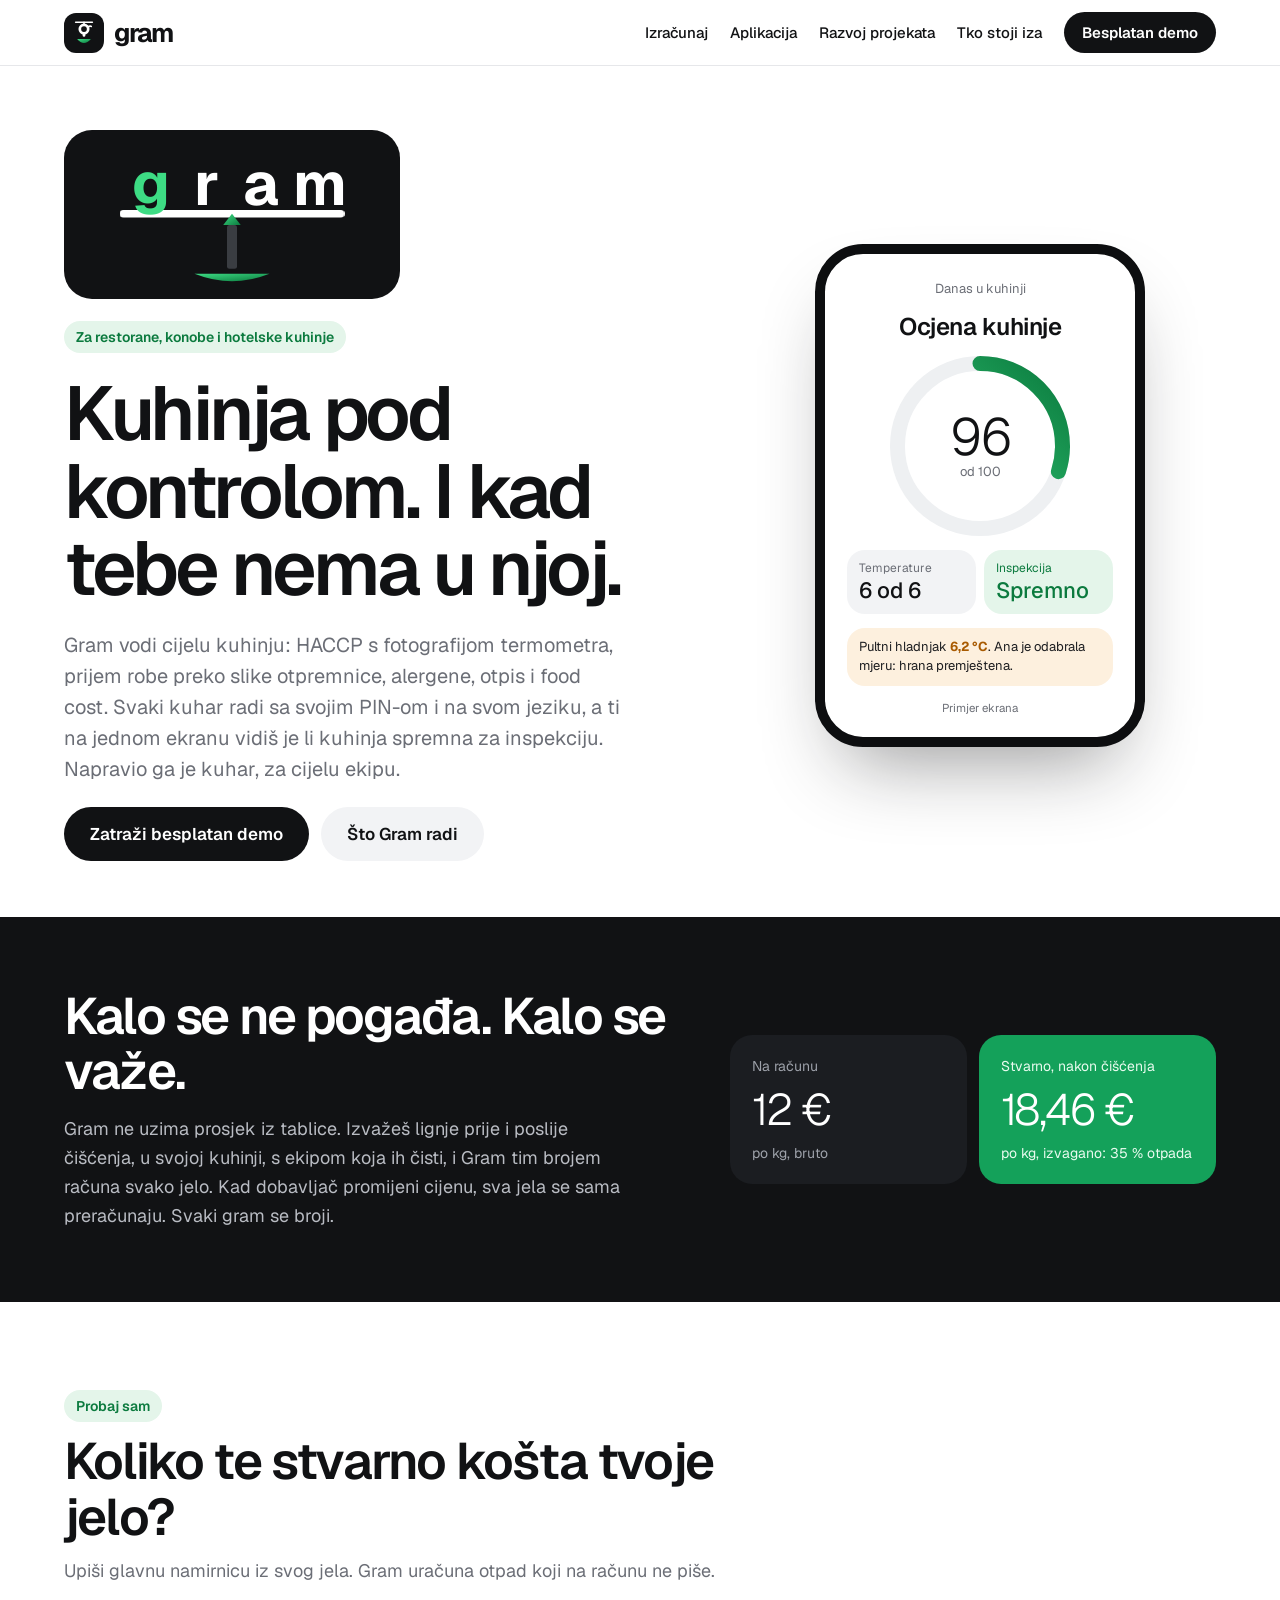
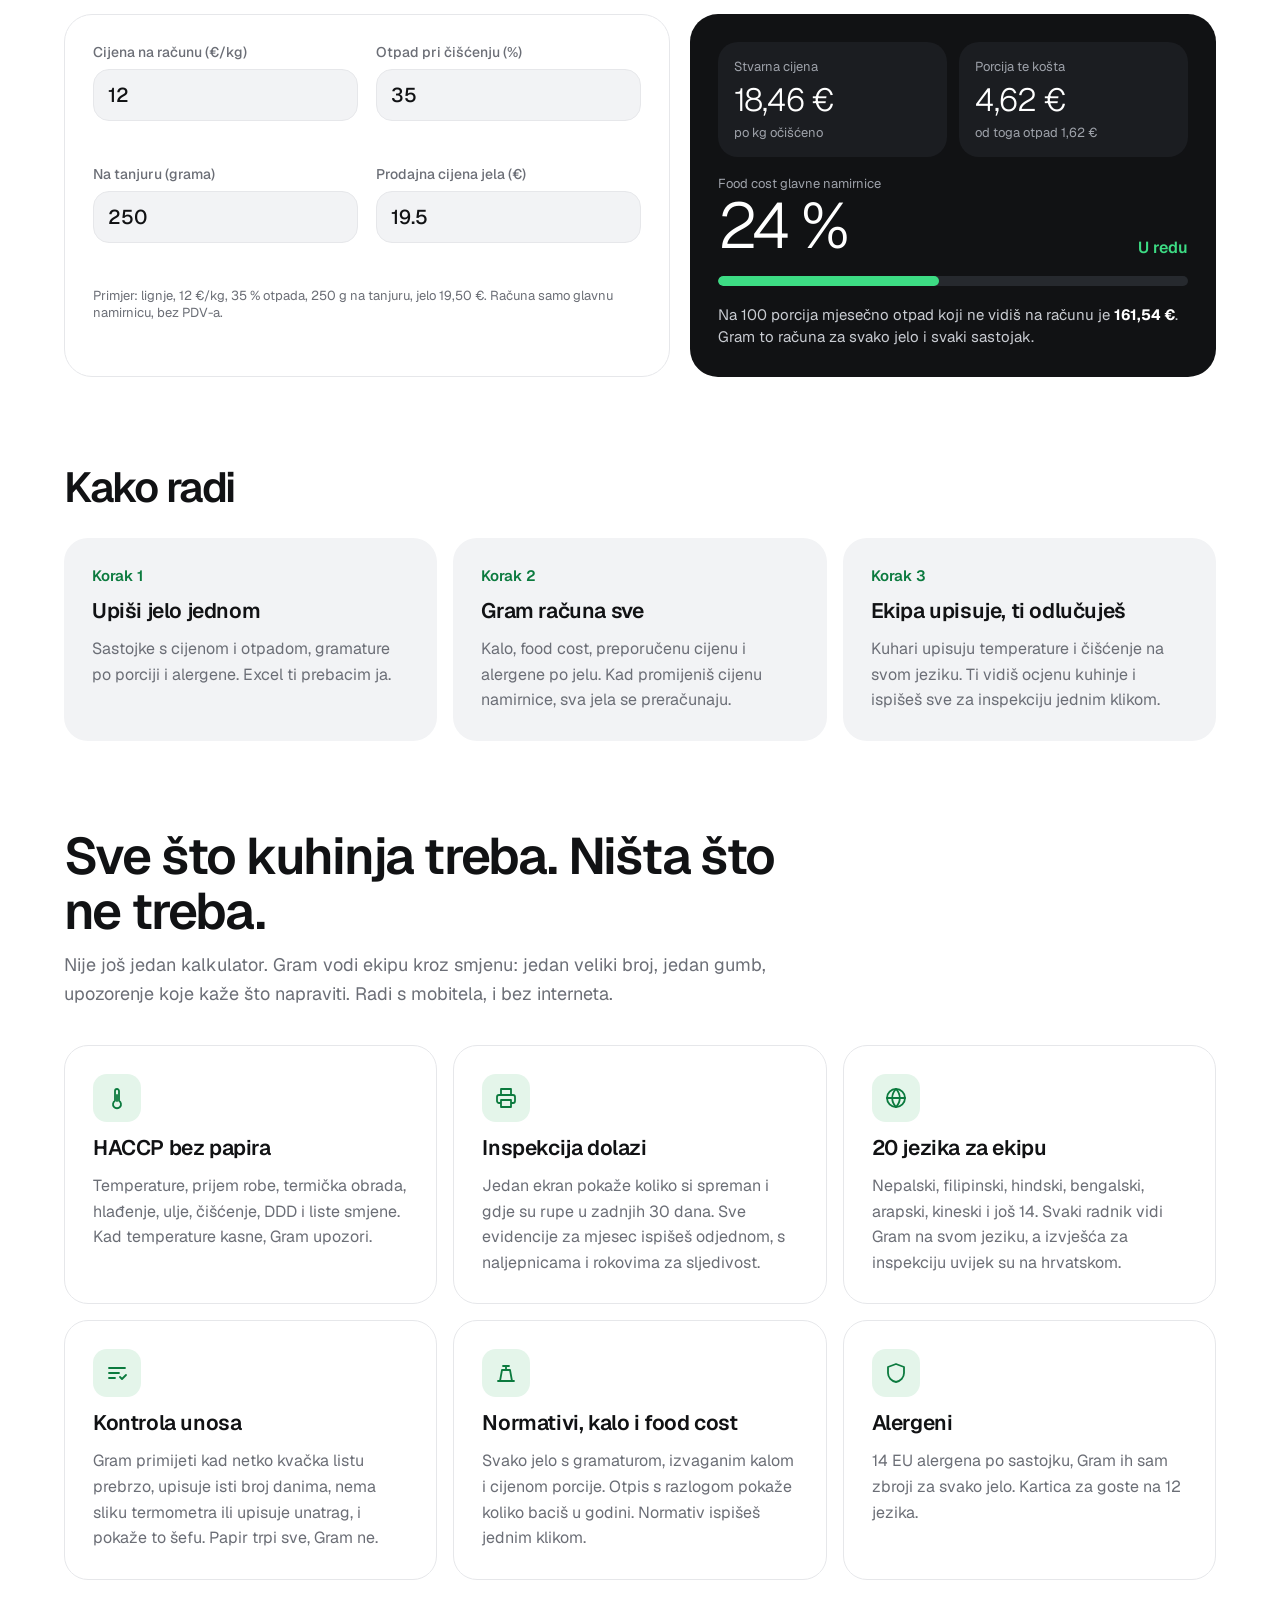
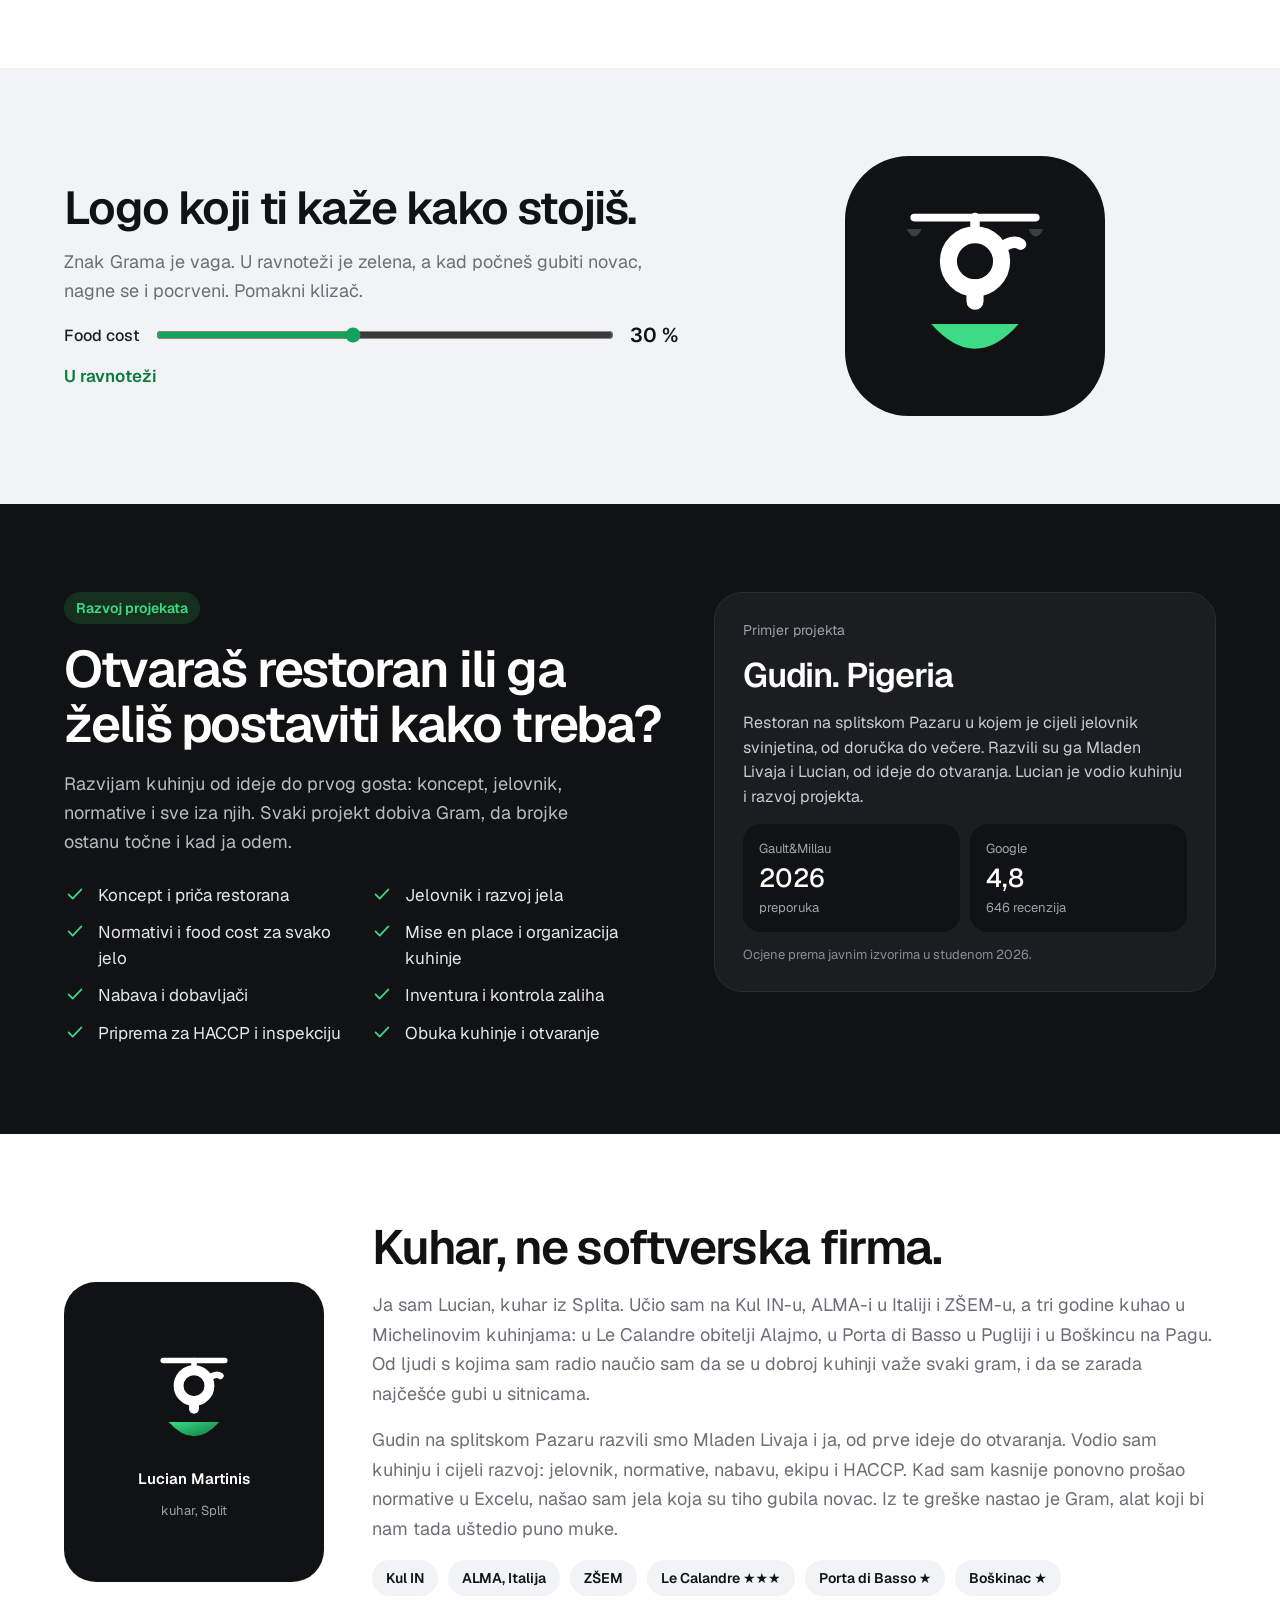
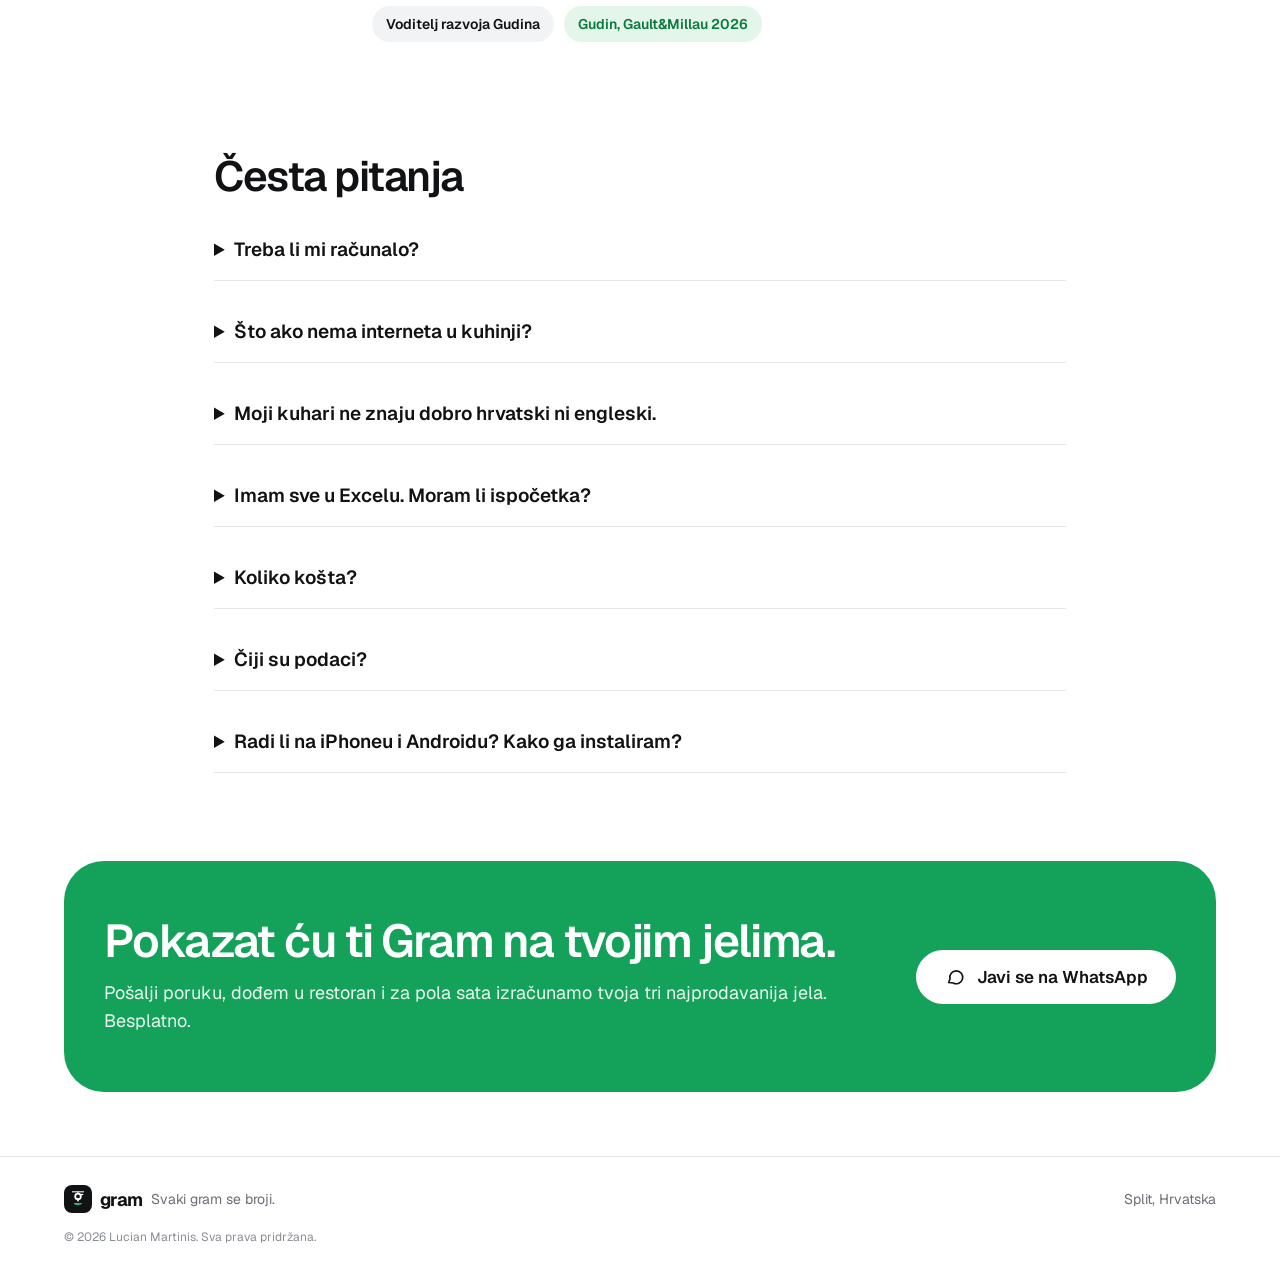
<file: index.html>
<!DOCTYPE html><!-- © 2026 Lucian Martinis. Sva prava pridržana. Gram (gramcontrol.com). Kopiranje, mijenjanje i dijeljenje koda bez pisanog dopuštenja autora nije dopušteno. --> <html lang="hr"> <head> <meta charset="utf-8"><meta name="author" content="Lucian Martinis"><meta name="copyright" content="© 2026 Lucian Martinis"> <meta http-equiv="Content-Security-Policy" content="default-src 'none'; script-src 'unsafe-inline'; style-src 'self' 'unsafe-inline'; font-src 'self'; img-src 'self' data:; connect-src 'none'; base-uri 'none'; object-src 'none'; form-action 'self' https://wa.me https://api.whatsapp.com"> <meta name="referrer" content="strict-origin-when-cross-origin"> <meta name="viewport" content="width=device-width,initial-scale=1"> <meta name="theme-color" content="#111214"> <link rel="apple-touch-icon" sizes="180x180" href="app/icon-180.png"> <link rel="icon" type="image/png" sizes="32x32" href="app/favicon-32.png"> <link rel="icon" type="image/png" sizes="192x192" href="app/icon-192.png"> <title>Gram. Svaki gram se broji.</title> <meta name="description" content="Gram: kuhinja pod kontrolom. HACCP s fotografijom, inspekcija jednim klikom, 20 jezika za ekipu, alergeni, kalo i food cost. Napravio ga je kuhar, za cijelu ekipu."> <link rel="stylesheet" href="/fonts/gram-fonts.css"> <style>*{box-sizing:border-box}html{scroll-behavior:smooth}body{margin:0;font-family:Geist,system-ui,-apple-system,sans-serif;color:#1c1d20;background:#fff;-webkit-font-smoothing:antialiased}a{color:#111214}.w{max-width:1200px;margin:0 auto;padding:0 24px}h1,h2,h3{margin:0;color:#111214;font-weight:600}h1{font-size:clamp(42px,6vw,76px);letter-spacing:-.045em;line-height:1.02}h2{font-size:clamp(30px,4vw,52px);letter-spacing:-.035em;line-height:1.08}h3{font-size:21px;letter-spacing:-.4px}p{margin:0}.lead{font-size:clamp(17px,1.6vw,20px);line-height:1.55;color:#6b6e76;max-width:560px}.txt{font-size:18px;line-height:1.6;color:#6b6e76}.pill{align-self:flex-start;font-size:14px;font-weight:600;color:#0b7a3e;background:#e4f5ea;padding:7px 12px;border-radius:999px}.btn{display:inline-flex;align-items:center;justify-content:center;gap:10px;font-size:17px;font-weight:600;text-decoration:none;color:#fff;background:#111214;padding:16px 26px;border-radius:999px;border:0;cursor:pointer;font-family:inherit}.btn.l{color:#111214;background:#f2f3f5}.btn:hover{opacity:.88}.col{display:flex;flex-direction:column}.dark{background:#111214;color:#fff}.dark h2,.dark h3{color:#fff}.dark .txt{color:#b9bcc3}header{position:sticky;top:0;z-index:5;background:rgba(255,255,255,.85);backdrop-filter:blur(18px);-webkit-backdrop-filter:blur(18px);border-bottom:1px solid #e6e7ea}.hd{display:flex;align-items:center;justify-content:space-between;gap:16px;padding-top:12px;padding-bottom:12px}.brand{display:flex;align-items:center;gap:10px;text-decoration:none}.mark{width:40px;height:40px;border-radius:12px;background:#111214;display:flex;align-items:center;justify-content:center}.word{font-size:26px;font-weight:700;letter-spacing:-1.4px;color:#111214}nav{display:flex;align-items:center;gap:22px}nav a{font-size:15px;font-weight:500;text-decoration:none}nav .btn{font-size:15px;padding:11px 18px}@media(max-width:820px){nav a:not(.btn){display:none}}section{scroll-margin-top:70px}.hero{padding-top:64px;padding-bottom:56px;display:flex;flex-wrap:wrap;gap:48px;align-items:center}.hero>.col{flex:1 1 480px;min-width:0;gap:22px}.phone{width:min(330px,100%);border-radius:48px;border:10px solid #0d0e10;background:#fff;box-shadow:0 40px 80px -30px rgba(17,18,20,.45);padding:26px 22px 22px;gap:14px}.box{background:#f2f3f5;border-radius:18px;padding:10px 12px}.g2{display:grid;grid-template-columns:repeat(2,minmax(0,1fr));gap:12px}.card{background:#fff;border:1px solid #e6e7ea;border-radius:24px;padding:28px;gap:12px}.ico{width:48px;height:48px;border-radius:14px;background:#e4f5ea;display:flex;align-items:center;justify-content:center}.grid{display:grid;grid-template-columns:repeat(auto-fit,minmax(280px,1fr));gap:16px}.stat{background:#1b1d21;border-radius:22px;padding:22px;gap:6px}.stat b{font-size:clamp(30px,7vw,44px);white-space:nowrap;font-weight:300;letter-spacing:-2px}.stat>span{font-size:14px;color:#9ea2aa}input[type=number]{height:52px;border:1px solid #e6e7ea;border-radius:16px;padding:0 14px;font:inherit;font-size:20px;color:#111214;background:#f2f3f5;width:100%}label.f{display:flex;flex-direction:column;gap:8px;font-size:14px;font-weight:500;color:#6b6e76}.chk{list-style:none;margin:8px 0 0;padding:0;display:grid;grid-template-columns:repeat(auto-fit,minmax(240px,1fr));gap:12px}.chk li{display:flex;gap:12px;align-items:flex-start;font-size:17px;line-height:1.5;color:#e6e7ea}.tag{font-size:14px;font-weight:600;color:#111214;background:#f2f3f5;padding:9px 14px;border-radius:999px}@media(max-width:520px){#calc{grid-template-columns:1fr!important;padding:20px!important}}details{border-bottom:1px solid #e6e7ea;padding:18px 0}summary{font-size:19px;font-weight:600;color:#111214;cursor:pointer}details p{margin-top:12px;font-size:17px;line-height:1.6;color:#6b6e76}@keyframes gDrop{0%{transform:translateY(-120px);opacity:0}60%{transform:translateY(6px);opacity:1}80%{transform:translateY(-3px)}100%{transform:translateY(0);opacity:1}}@keyframes gBeam{0%{transform:rotate(0)}18%{transform:rotate(-7deg)}36%{transform:rotate(-3deg)}54%{transform:rotate(3deg)}72%{transform:rotate(-1.5deg)}86%{transform:rotate(.8deg)}100%{transform:rotate(0)}}@keyframes gSway{0%,100%{transform:rotate(-4deg)}50%{transform:rotate(4deg)}}@keyframes gGlow{0%,100%{opacity:.55}50%{opacity:1}}@keyframes draw{from{stroke-dasharray:0 518.4}to{stroke-dasharray:155.5 518.4}}.gl{opacity:0;animation:gDrop .7s cubic-bezier(.3,1.4,.5,1) both}.gb{transform-origin:240px 118px;animation:gBeam 2.4s ease-out .5s both}.gs{transform-origin:50px 14px;animation:gSway 4s ease-in-out infinite}.gp{animation:gGlow 2.6s ease-in-out infinite}.draw{animation:draw 1.6s cubic-bezier(.2,.8,.2,1) .3s both}.rv{opacity:0;transform:translateY(24px);transition:opacity .7s ease,transform .7s cubic-bezier(.2,.8,.2,1)}.rv.in{opacity:1;transform:none}@media(prefers-reduced-motion:reduce){.draw,.gb,.gl,.gp,.gs{animation:none;opacity:1}.rv{opacity:1;transform:none;transition:none}html{scroll-behavior:auto}}</style> </head> <body> <svg width="0" height="0" style="position:absolute" aria-hidden="true"><defs> <linearGradient id="gv" x1="0" y1="0" x2="1" y2="1"><stop offset="0" stop-color="#3DDC84"/><stop offset="1" stop-color="#0B7A3E"/></linearGradient> <symbol id="logo" viewBox="0 0 100 100"><g class="gs"><path d="M22 14 H78" stroke="#fff" stroke-width="5" stroke-linecap="round"/></g><path d="M50 14 V21" stroke="#fff" stroke-width="5" stroke-linecap="round"/><circle cx="50" cy="37" r="14" fill="none" stroke="#fff" stroke-width="9"/><path d="M62 31 Q70 25 74 28" fill="none" stroke="#fff" stroke-width="6" stroke-linecap="round"/><path d="M50 51 V58" stroke="#fff" stroke-width="9" stroke-linecap="round"/><path class="gp" d="M27 70 Q50 96 73 70 Z" fill="url(#gv)"/></symbol> <symbol id="ok" viewBox="0 0 24 24"><path d="M5 12.5l4.5 4.5L19 7" fill="none" stroke="#3DDC84" stroke-width="1.8" stroke-linecap="round" stroke-linejoin="round"/></symbol> </defs></svg> <header><div class="w hd"> <a href="#vrh" class="brand"><span class="mark"><svg width="30" height="30"><use href="#logo"/></svg></span><span class="word">gram</span></a> <nav aria-label="Glavni izbornik"> <a href="#kalkulator">Izračunaj</a><a href="#aplikacija">Aplikacija</a><a href="#projekti">Razvoj projekata</a><a href="#tko">Tko stoji iza</a> <a href="https://wa.me/38598210586?text=Bok%20Lucian%2C%20zanima%20me%20Gram%20demo." target="_blank" rel="noopener" class="btn">Besplatan demo</a> </nav></div></header> <main id="vrh"> <section class="w hero"> <div class="col"> <div aria-hidden="true" style="align-self:flex-start;background:#111214;border-radius:28px;padding:10px 18px 4px;max-width:100%"> <svg width="300" height="150" viewBox="0 0 480 240" style="max-width:100%;height:auto"> <g class="gb"><rect x="60" y="112" width="360" height="12" rx="6" fill="#fff"/> <g class="gl" style="animation-delay:.25s"><text x="110" y="104" text-anchor="middle" font-family="Geist,sans-serif" font-weight="700" font-size="96" fill="#3DDC84">g</text></g> <g class="gl" style="animation-delay:.6s"><text x="200" y="104" text-anchor="middle" font-family="Geist,sans-serif" font-weight="700" font-size="96" fill="#fff">r</text></g> <g class="gl" style="animation-delay:.95s"><text x="286" y="104" text-anchor="middle" font-family="Geist,sans-serif" font-weight="700" font-size="96" fill="#fff">a</text></g> <g class="gl" style="animation-delay:1.3s"><text x="380" y="104" text-anchor="middle" font-family="Geist,sans-serif" font-weight="700" font-size="96" fill="#fff">m</text></g></g> <path d="M226 136 L240 118 L254 136 Z" fill="url(#gv)"/><rect x="232" y="136" width="16" height="70" rx="4" fill="#3A3D42"/><path class="gp" d="M180 214 Q240 238 300 214 Z" fill="url(#gv)"/> </svg></div> <span class="pill">Za restorane, konobe i hotelske kuhinje</span> <h1>Kuhinja pod kontrolom. I kad tebe nema u njoj.</h1> <p class="lead">Gram vodi cijelu kuhinju: HACCP s fotografijom termometra, prijem robe preko slike otpremnice, alergene, otpis i food cost. Svaki kuhar radi sa svojim PIN-om i na svom jeziku, a ti na jednom ekranu vidiš je li kuhinja spremna za inspekciju. Napravio ga je kuhar, za cijelu ekipu.</p> <div style="display:flex;gap:12px;flex-wrap:wrap"><a href="https://wa.me/38598210586?text=Bok%20Lucian%2C%20zanima%20me%20Gram%20demo." target="_blank" rel="noopener" class="btn">Zatraži besplatan demo</a><a href="#aplikacija" class="btn l">Što Gram radi</a></div> </div> <div style="flex:1 1 320px;display:flex;justify-content:center"> <div class="phone col"> <span style="font-size:13px;color:#6b6e76;text-align:center">Danas u kuhinji</span> <span style="font-size:24px;font-weight:600;letter-spacing:-.5px;color:#111214;text-align:center">Ocjena kuhinje</span> <div style="position:relative;width:180px;height:180px;align-self:center"><svg width="180" height="180" viewBox="0 0 180 180" aria-hidden="true"><circle cx="90" cy="90" r="82.5" fill="none" stroke="#EEF0F2" stroke-width="15"/><circle class="draw" cx="90" cy="90" r="82.5" fill="none" stroke="url(#gv)" stroke-width="15" stroke-linecap="round" stroke-dasharray="497.7 518.4" transform="rotate(-90 90 90)"/></svg><div style="position:absolute;inset:0;display:flex;flex-direction:column;align-items:center;justify-content:center"><span style="font-size:52px;font-weight:300;letter-spacing:-2px;line-height:1;color:#111214">96</span><span style="font-size:13px;color:#6b6e76">od 100</span></div></div> <div class="g2" style="gap:8px"><div class="box col"><span style="font-size:12px;color:#6b6e76">Temperature</span><span style="font-size:22px;font-weight:500;color:#111214">6 od 6</span></div><div class="box col" style="background:#e4f5ea"><span style="font-size:12px;color:#0b7a3e">Inspekcija</span><span style="font-size:22px;font-weight:500;color:#0b7a3e">Spremno</span></div></div> <div class="box" style="background:#fdf0de;font-size:13px;line-height:1.45">Pultni hladnjak <strong style="color:#a85a00">6,2 °C</strong>. Ana je odabrala mjeru: hrana premještena.</div> <span style="font-size:11.5px;color:#6b6e76;text-align:center">Primjer ekrana</span> </div></div> </section> <section class="dark"><div class="w rv" style="padding-top:72px;padding-bottom:72px;display:flex;flex-wrap:wrap;gap:40px;align-items:center"> <div class="col" style="flex:1 1 460px;min-width:0;gap:16px"> <h2>Kalo se ne pogađa. Kalo se važe.</h2> <p class="txt" style="max-width:560px">Gram ne uzima prosjek iz tablice. Izvažeš lignje prije i poslije čišćenja, u svojoj kuhinji, s ekipom koja ih čisti, i Gram tim brojem računa svako jelo. Kad dobavljač promijeni cijenu, sva jela se sama preračunaju. Svaki gram se broji.</p> </div> <div class="g2" style="flex:1 1 320px"> <div class="stat col"><span>Na računu</span><b>12 €</b><span>po kg, bruto</span></div> <div class="stat col" style="background:#14a15a"><span style="color:#e9fbef">Stvarno, nakon čišćenja</span><b>18,46 €</b><span style="color:#e9fbef">po kg, izvagano: 35 % otpada</span></div> </div></div></section> <section id="kalkulator" class="w col rv" style="padding-top:88px;padding-bottom:24px;gap:28px"> <div class="col" style="gap:12px;max-width:720px"><span class="pill">Probaj sam</span><h2>Koliko te stvarno košta tvoje jelo?</h2><p class="txt">Upiši glavnu namirnicu iz svog jela. Gram uračuna otpad koji na računu ne piše.</p></div> <div style="display:flex;flex-wrap:wrap;gap:20px"> <form id="calc" style="flex:1 1 420px;min-width:0;border:1px solid #e6e7ea;border-radius:28px;padding:28px;display:grid;grid-template-columns:repeat(2,minmax(0,1fr));gap:18px"> <label class="f">Cijena na računu (€/kg)<input id="cPrice" type="number" min="0" step="0.1" value="12" inputmode="decimal"></label> <label class="f">Otpad pri čišćenju (%)<input id="cWaste" type="number" min="0" max="90" step="1" value="35" inputmode="numeric"></label> <label class="f">Na tanjuru (grama)<input id="cGrams" type="number" min="0" step="10" value="250" inputmode="numeric"></label> <label class="f">Prodajna cijena jela (€)<input id="cSell" type="number" min="0" step="0.5" value="19.5" inputmode="decimal"></label> <span style="grid-column:1/-1;font-size:13px;color:#6b6e76">Primjer: lignje, 12 €/kg, 35 % otpada, 250 g na tanjuru, jelo 19,50 €. Računa samo glavnu namirnicu, bez PDV-a.</span> </form> <div class="dark col" style="flex:1 1 340px;border-radius:28px;padding:28px;gap:18px"> <div class="g2"><div class="stat col" style="padding:16px;border-radius:20px;gap:4px"><span style="font-size:13px">Stvarna cijena</span><b style="font-size:32px;letter-spacing:-1px"><span id="oReal">18,46</span> €</b><span style="font-size:13px">po kg očišćeno</span></div> <div class="stat col" style="padding:16px;border-radius:20px;gap:4px"><span style="font-size:13px">Porcija te košta</span><b style="font-size:32px;letter-spacing:-1px"><span id="oPor">4,62</span> €</b><span style="font-size:13px">od toga otpad <span id="oHid">1,62</span> €</span></div></div> <div style="display:flex;align-items:flex-end;justify-content:space-between;gap:12px"><span class="col" style="gap:2px"><span style="font-size:13px;color:#9ea2aa">Food cost glavne namirnice</span><span style="font-size:64px;font-weight:300;letter-spacing:-3px;line-height:1"><span id="oPct">24</span> %</span></span><span id="oSt" style="font-size:16px;font-weight:600;text-align:right;color:#3ddc84">U redu</span></div> <span style="height:10px;border-radius:5px;background:#26292e;overflow:hidden;display:block"><span id="oBar" style="display:block;height:10px;border-radius:5px;width:47%;background:#3ddc84;transition:width .4s"></span></span> <span style="font-size:15px;line-height:1.5;color:#c9ccd2">Na 100 porcija mjesečno otpad koji ne vidiš na računu je <strong id="oMon" style="color:#fff">162,00 €</strong>. Gram to računa za svako jelo i svaki sastojak.</span> </div></div></section> <section class="w col rv" style="padding-top:64px;gap:28px"> <h2 style="font-size:clamp(28px,3.4vw,42px)">Kako radi</h2> <ol class="grid" style="list-style:none;margin:0;padding:0;grid-template-columns:repeat(auto-fit,minmax(260px,1fr))"> <li class="card col" style="background:#f2f3f5;border:0"><span style="font-size:15px;font-weight:600;color:#0b7a3e">Korak 1</span><h3>Upiši jelo jednom</h3><span class="txt" style="font-size:16px">Sastojke s cijenom i otpadom, gramature po porciji i alergene. Excel ti prebacim ja.</span></li> <li class="card col" style="background:#f2f3f5;border:0"><span style="font-size:15px;font-weight:600;color:#0b7a3e">Korak 2</span><h3>Gram računa sve</h3><span class="txt" style="font-size:16px">Kalo, food cost, preporučenu cijenu i alergene po jelu. Kad promijeniš cijenu namirnice, sva jela se preračunaju.</span></li> <li class="card col" style="background:#f2f3f5;border:0"><span style="font-size:15px;font-weight:600;color:#0b7a3e">Korak 3</span><h3>Ekipa upisuje, ti odlučuješ</h3><span class="txt" style="font-size:16px">Kuhari upisuju temperature i čišćenje na svom jeziku. Ti vidiš ocjenu kuhinje i ispišeš sve za inspekciju jednim klikom.</span></li> </ol></section> <section id="aplikacija" class="w col" style="padding-top:88px;padding-bottom:88px;gap:36px"> <div class="col rv" style="gap:12px;max-width:720px"><h2>Sve što kuhinja treba. Ništa što ne treba.</h2><p class="txt">Nije još jedan kalkulator. Gram vodi ekipu kroz smjenu: jedan veliki broj, jedan gumb, upozorenje koje kaže što napraviti. Radi s mobitela, i bez interneta.</p></div> <div class="grid rv"> <div class="card col"><span class="ico"><svg width="24" height="24" viewBox="0 0 24 24" fill="none" stroke="#0B7A3E" stroke-width="1.8" stroke-linecap="round" stroke-linejoin="round"><path d="M14 14.8V5a2 2 0 1 0-4 0v9.8a4 4 0 1 0 4 0zM12 9v6"/></svg></span><h3>HACCP bez papira</h3><p class="txt" style="font-size:16px">Temperature, prijem robe, termička obrada, hlađenje, ulje, čišćenje, DDD i liste smjene. Kad temperature kasne, Gram upozori.</p></div> <div class="card col"><span class="ico"><svg width="24" height="24" viewBox="0 0 24 24" fill="none" stroke="#0B7A3E" stroke-width="1.8" stroke-linecap="round" stroke-linejoin="round"><path d="M7 9V3h10v6M7 17H5a2 2 0 0 1-2-2v-4a2 2 0 0 1 2-2h14a2 2 0 0 1 2 2v4a2 2 0 0 1-2 2h-2M7 14h10v7H7z"/></svg></span><h3>Inspekcija dolazi</h3><p class="txt" style="font-size:16px">Jedan ekran pokaže koliko si spreman i gdje su rupe u zadnjih 30 dana. Sve evidencije za mjesec ispišeš odjednom, s naljepnicama i rokovima za sljedivost.</p></div> <div class="card col"><span class="ico"><svg width="24" height="24" viewBox="0 0 24 24" fill="none" stroke="#0B7A3E" stroke-width="1.8" stroke-linecap="round" stroke-linejoin="round"><circle cx="12" cy="12" r="9"/><path d="M3 12h18M12 3c2.5 2.6 3.8 5.6 3.8 9s-1.3 6.4-3.8 9c-2.5-2.6-3.8-5.6-3.8-9S9.5 5.6 12 3z"/></svg></span><h3>20 jezika za ekipu</h3><p class="txt" style="font-size:16px">Nepalski, filipinski, hindski, bengalski, arapski, kineski i još 14. Svaki radnik vidi Gram na svom jeziku, a izvješća za inspekciju uvijek su na hrvatskom.</p></div> <div class="card col"><span class="ico"><svg width="24" height="24" viewBox="0 0 24 24" fill="none" stroke="#0B7A3E" stroke-width="1.8" stroke-linecap="round" stroke-linejoin="round"><path d="M4 7h16M4 12h10M4 17h6"/><path d="M15 16l2 2 4-4"/></svg></span><h3>Kontrola unosa</h3><p class="txt" style="font-size:16px">Gram primijeti kad netko kvačka listu prebrzo, upisuje isti broj danima, nema sliku termometra ili upisuje unatrag, i pokaže to šefu. Papir trpi sve, Gram ne.</p></div> <div class="card col"><span class="ico"><svg width="24" height="24" viewBox="0 0 24 24" fill="none" stroke="#0B7A3E" stroke-width="1.8" stroke-linecap="round" stroke-linejoin="round"><path d="M4 20h16M6 20l2-11h8l2 11M12 9V5M9 5h6"/></svg></span><h3>Normativi, kalo i food cost</h3><p class="txt" style="font-size:16px">Svako jelo s gramaturom, izvaganim kalom i cijenom porcije. Otpis s razlogom pokaže koliko baciš u godini. Normativ ispišeš jednim klikom.</p></div> <div class="card col"><span class="ico"><svg width="24" height="24" viewBox="0 0 24 24" fill="none" stroke="#0B7A3E" stroke-width="1.8" stroke-linecap="round" stroke-linejoin="round"><path d="M12 3l8 3v6c0 4.5-3.4 8.2-8 9-4.6-.8-8-4.5-8-9V6z"/></svg></span><h3>Alergeni</h3><p class="txt" style="font-size:16px">14 EU alergena po sastojku, Gram ih sam zbroji za svako jelo. Kartica za goste na 12 jezika.</p></div> </div></section> <section style="background:#f2f3f5"><div class="w rv" style="padding-top:88px;padding-bottom:88px;display:flex;flex-wrap:wrap;gap:48px;align-items:center"> <div class="col" style="flex:1 1 420px;min-width:0;gap:14px"> <h2 style="font-size:clamp(30px,3.6vw,46px)">Logo koji ti kaže kako stojiš.</h2> <p class="txt">Znak Grama je vaga. U ravnoteži je zelena, a kad počneš gubiti novac, nagne se i pocrveni. Pomakni klizač.</p> <label for="fcr" style="display:flex;align-items:center;gap:14px;font-size:16px;font-weight:500">Food cost<input id="fcr" type="range" min="15" max="50" step="1" value="30" style="flex:1;accent-color:#14A15A;height:28px"><span id="fcv" style="min-width:56px;font-size:20px;font-weight:600;color:#111214">30 %</span></label> <span id="fcs" style="font-size:17px;font-weight:600;color:#0b7a3e">U ravnoteži</span> </div> <div style="flex:1 1 280px;display:flex;justify-content:center"><div style="width:260px;height:260px;border-radius:64px;background:#111214;display:flex;align-items:center;justify-content:center"> <svg width="190" height="190" viewBox="0 0 100 100" role="img" aria-label="Vaga Grama prema food costu"> <g id="beam" style="transform-origin:50px 14px;transition:transform .6s cubic-bezier(.3,1.6,.4,1)"><path d="M18 14 H82" stroke="#fff" stroke-width="4" stroke-linecap="round"/><path d="M14 20 Q18 28 22 20 Z" fill="#3A3D42"/><path d="M78 20 Q82 28 86 20 Z" fill="#3A3D42"/></g> <path d="M50 14 V21" stroke="#fff" stroke-width="5" stroke-linecap="round"/><circle cx="50" cy="37" r="14" fill="none" stroke="#fff" stroke-width="9"/><path d="M62 31 Q70 25 74 28" fill="none" stroke="#fff" stroke-width="6" stroke-linecap="round"/><path d="M50 51 V58" stroke="#fff" stroke-width="9" stroke-linecap="round"/> <path id="pan" d="M27 70 Q50 96 73 70 Z" fill="#3DDC84" style="transition:fill .4s"/></svg> </div></div></div></section> <section id="projekti" class="dark"><div class="w rv" style="padding-top:88px;padding-bottom:88px;display:flex;flex-wrap:wrap;gap:48px"> <div class="col" style="flex:1 1 460px;min-width:0;gap:18px"> <span class="pill" style="color:#3ddc84;background:#16301f">Razvoj projekata</span> <h2>Otvaraš restoran ili ga želiš postaviti kako treba?</h2> <p class="txt" style="max-width:540px">Razvijam kuhinju od ideje do prvog gosta: koncept, jelovnik, normative i sve iza njih. Svaki projekt dobiva Gram, da brojke ostanu točne i kad ja odem.</p> <ul class="chk"> <li><svg width="22" height="22" style="flex:none"><use href="#ok"/></svg>Koncept i priča restorana</li> <li><svg width="22" height="22" style="flex:none"><use href="#ok"/></svg>Jelovnik i razvoj jela</li> <li><svg width="22" height="22" style="flex:none"><use href="#ok"/></svg>Normativi i food cost za svako jelo</li> <li><svg width="22" height="22" style="flex:none"><use href="#ok"/></svg>Mise en place i organizacija kuhinje</li> <li><svg width="22" height="22" style="flex:none"><use href="#ok"/></svg>Nabava i dobavljači</li> <li><svg width="22" height="22" style="flex:none"><use href="#ok"/></svg>Inventura i kontrola zaliha</li> <li><svg width="22" height="22" style="flex:none"><use href="#ok"/></svg>Priprema za HACCP i inspekciju</li> <li><svg width="22" height="22" style="flex:none"><use href="#ok"/></svg>Obuka kuhinje i otvaranje</li> </ul></div> <div class="col" style="flex:1 1 360px;gap:14px"> <div class="col" style="background:#1b1d21;border:1px solid #2a2d31;border-radius:28px;padding:28px;gap:14px"> <span style="font-size:14px;color:#9ea2aa">Primjer projekta</span> <span style="font-size:34px;font-weight:600;letter-spacing:-1px">Gudin. Pigeria</span> <span style="font-size:16px;line-height:1.55;color:#c9ccd2">Restoran na splitskom Pazaru u kojem je cijeli jelovnik svinjetina, od doručka do večere. Razvili su ga Mladen Livaja i Lucian, od ideje do otvaranja. Lucian je vodio kuhinju i razvoj projekta.</span> <div class="g2" style="gap:10px"><div class="col" style="background:#111214;border-radius:18px;padding:16px;gap:4px"><span style="font-size:13px;color:#9ea2aa">Gault&amp;Millau</span><span style="font-size:26px;font-weight:500">2026</span><span style="font-size:13px;color:#9ea2aa">preporuka</span></div> <div class="col" style="background:#111214;border-radius:18px;padding:16px;gap:4px"><span style="font-size:13px;color:#9ea2aa">Google</span><span style="font-size:26px;font-weight:500">4,8</span><span style="font-size:13px;color:#9ea2aa">646 recenzija</span></div></div> <span style="font-size:13px;color:#8a8e96">Ocjene prema javnim izvorima u studenom 2026.</span> </div></div></div></section> <section id="tko" class="w rv" style="padding-top:88px;padding-bottom:88px;display:flex;flex-wrap:wrap;gap:48px;align-items:center"> <div class="col" style="flex:0 0 260px;height:300px;border-radius:32px;background:#111214;align-items:center;justify-content:center;gap:14px;padding:20px;margin:0 auto"><svg width="110" height="110"><use href="#logo"/></svg><span style="font-size:15px;font-weight:600;color:#fff">Lucian Martinis</span><span style="font-size:13px;color:#9ea2aa">kuhar, Split</span></div> <div class="col" style="flex:1 1 420px;min-width:0;gap:16px"> <h2 style="font-size:clamp(32px,4vw,48px)">Kuhar, ne softverska firma.</h2> <p class="txt" style="line-height:1.65">Ja sam Lucian, kuhar iz Splita. Učio sam na Kul IN-u, ALMA-i u Italiji i ZŠEM-u, a tri godine kuhao u Michelinovim kuhinjama: u Le Calandre obitelji Alajmo, u Porta di Basso u Pugliji i u Boškincu na Pagu. Od ljudi s kojima sam radio naučio sam da se u dobroj kuhinji važe svaki gram, i da se zarada najčešće gubi u sitnicama.</p> <p class="txt" style="line-height:1.65">Gudin na splitskom Pazaru razvili smo Mladen Livaja i ja, od prve ideje do otvaranja. Vodio sam kuhinju i cijeli razvoj: jelovnik, normative, nabavu, ekipu i HACCP. Kad sam kasnije ponovno prošao normative u Excelu, našao sam jela koja su tiho gubila novac. Iz te greške nastao je Gram, alat koji bi nam tada uštedio puno muke.</p> <div style="display:flex;gap:10px;flex-wrap:wrap"><span class="tag">Kul IN</span><span class="tag">ALMA, Italija</span><span class="tag">ZŠEM</span><span class="tag">Le Calandre ★★★</span><span class="tag">Porta di Basso ★</span><span class="tag">Boškinac ★</span><span class="tag">Voditelj razvoja Gudina</span><span class="tag" style="color:#0b7a3e;background:#e4f5ea">Gudin, Gault&amp;Millau 2026</span></div> </div></section> <section class="col rv" style="max-width:900px;margin:0 auto;padding:24px 24px 88px;gap:20px"> <h2 style="font-size:clamp(28px,3.4vw,42px)">Česta pitanja</h2> <details><summary>Treba li mi računalo?</summary><p>Ne. Gram radi na mobitelu i tabletu, a ispisuje na bilo koji printer.</p></details> <details><summary>Što ako nema interneta u kuhinji?</summary><p>Gram radi i bez interneta. Upisi se spremaju na uređaju, pa hladnjača i podrum nisu problem.</p></details> <details><summary>Moji kuhari ne znaju dobro hrvatski ni engleski.</summary><p>Zato Gram ima 20 jezika. Svaki radnik bira svoj, a sličice namirnica pomažu i onima koji slabo čitaju.</p></details> <details><summary>Imam sve u Excelu. Moram li ispočetka?</summary><p>Ne. Pošalješ tablicu, a ja je prebacim u Gram i usput provjerim greške u normativima.</p></details> <details><summary>Koliko košta?</summary><p>Prvi restorani dobivaju Gram po uvodnoj cijeni koju dogovorimo nakon besplatnog demoa. Bez ugovora na godinu.</p></details> <details><summary>Čiji su podaci?</summary><p>Tvoji. Recepture i cijene su tvoje poslovne tajne. Sigurnosnu kopiju možeš napraviti kad god hoćeš.</p></details> <details id="instalacija"><summary>Radi li na iPhoneu i Androidu? Kako ga instaliram?</summary><p>Radi na svakom mobitelu, tabletu i računalu. Ne trebaš App Store ni Google Play.</p><p><b>iPhone:</b> otvori gramcontrol.com/app u Safariju, dolje klikni Dijeli (kvadrat sa strelicom), pa Dodaj na početni zaslon i Dodaj. Gram otvaraj preko te ikone, tako rade i obavijesti.</p><p><b>Android:</b> otvori gramcontrol.com/app u Chromeu, gore desno klikni ⋮, pa Instaliraj aplikaciju (ili Dodaj na početni zaslon). Kad Gram pita za kameru i obavijesti, klikni Dopusti.</p></details> </section> <section id="demo" class="w rv" style="margin-bottom:64px"> <div style="background:#14a15a;border-radius:40px;padding:clamp(32px,5vw,56px) clamp(24px,4vw,40px);display:flex;flex-wrap:wrap;gap:32px;align-items:center;justify-content:space-between;color:#fff"> <div class="col" style="flex:1 1 420px;min-width:0;gap:12px"> <h2 style="color:#fff;font-size:clamp(30px,3.6vw,46px)">Pokazat ću ti Gram na tvojim jelima.</h2> <p class="txt" style="color:#e9fbef">Pošalji poruku, dođem u restoran i za pola sata izračunamo tvoja tri najprodavanija jela. Besplatno.</p></div> <div class="col" style="gap:10px;min-width:260px"> <a id="waBtn" href="https://wa.me/38598210586?text=Bok%20Lucian%2C%20zanima%20me%20Gram%20demo." target="_blank" rel="noopener" class="btn" style="color:#111214;background:#fff"><svg width="22" height="22" viewBox="0 0 24 24" fill="none" stroke="#111214" stroke-width="1.8" stroke-linecap="round" stroke-linejoin="round"><path d="M4 18l1.5-4A7 7 0 1 1 9 18.5z"/></svg>Javi se na WhatsApp</a> </div></div></section> </main> <footer style="border-top:1px solid #e6e7ea"><div class="w" style="padding-top:28px;padding-bottom:28px;display:flex;justify-content:space-between;align-items:center;gap:16px;flex-wrap:wrap;font-size:14px;color:#6b6e76"> <span style="display:flex;align-items:center;gap:8px"><span class="mark" style="width:28px;height:28px;border-radius:8px"><svg width="20" height="20"><use href="#logo"/></svg></span><span style="font-weight:700;letter-spacing:-.6px;color:#111214;font-size:18px">gram</span> Svaki gram se broji.</span> <span>Split, Hrvatska</span><span style="width:100%;font-size:12px;color:#8a8d94">© 2026 Lucian Martinis. Sva prava pridržana.</span></div></footer> <script>function _0x19a1(){const _0x304aca=['ugf6AsWGzM9VzcbJB3n0ihjHC3rL','i0zgnKe1rq','zMnZ','ywrK','vxbPXAfPihbYB2rHAM51ignPAMvUDq','i0yYqJmZra','y1bYAwnL','C3r5Bgu','mxvps1PYAW','Bwf4','CM91BMq','D2LKDgG','yMvHBq','i0zgnue0rq','DhjHBNnMB3jT','iZLfqtjbqq','C2v0qxr0CMLIDxrL','Aw5WDxq','mtvgwvjPu2i','zMnY','mtK4nJuWodD1B2jowg0','DMfSDwu','CxvLCNLtzwXLy3rVCKfSBa','B0jHCG','ywrKrxzLBNrmAxn0zw5LCG','lNj2','iZbcn0eZrq','i0mYmJGXra','DgfYz2v0','mJK3nZa2mNLnBK1HyW','t2rSACsnBM8SigLZCg9KignPBgPH','mJiYnZyXn1j1ue1Zza','BwLU','B1jLywW','y1DHC3rL','nteZvNLPCMDH','r3vIACwHig5VDMfJ','otu2nJGWme1LDLHXAW','y2XHC3nmAxn0','z2v0rwXLBwvUDej5swq','i0e4nueWma','B2jZzxj2zq','mZCXnteYtuLvufHH','mJe4nZeWAgLsqKPJ','mtjAA2XQzuy','CMvWBgfJzq','y0DYyw1Z','yMfJA2DYB3vUza','y2fSyW','Dgv4DenVBNrLBNq','CM90yxrLka','B1n0','zgvNkq','CgfU','C3vIBwL0','y29SB3i','B1bVCG','ugf6Aq','mJyYndK2nMDJs1fTAG','vsbYzwr1','zM9YrwfJAa','iZnerem4na'];_0x19a1=function(){return _0x304aca;};return _0x19a1();}function _0x1855(_0x55c057,_0x41ef76){_0x55c057=_0x55c057-0x16a;const _0x19a166=_0x19a1();let _0x1855fe=_0x19a166[_0x55c057];if(_0x1855['DojUvu']===undefined){var _0x113bf1=function(_0x2bc87f){const _0x1dfd28='abcdefghijklmnopqrstuvwxyzABCDEFGHIJKLMNOPQRSTUVWXYZ0123456789+/=';let _0x28086c='',_0x5afb47='';for(let _0x3f409b=0x0,_0x1dcd9b,_0x32bba1,_0x261d89=0x0;_0x32bba1=_0x2bc87f['charAt'](_0x261d89++);~_0x32bba1&&(_0x1dcd9b=_0x3f409b%0x4?_0x1dcd9b*0x40+_0x32bba1:_0x32bba1,_0x3f409b++%0x4)?_0x28086c+=String['fromCharCode'](0xff&_0x1dcd9b>>(-0x2*_0x3f409b&0x6)):0x0){_0x32bba1=_0x1dfd28['indexOf'](_0x32bba1);}for(let _0x696e02=0x0,_0x35f319=_0x28086c['length'];_0x696e02<_0x35f319;_0x696e02++){_0x5afb47+='%'+('00'+_0x28086c['charCodeAt'](_0x696e02)['toString'](0x10))['slice'](-0x2);}return decodeURIComponent(_0x5afb47);};_0x1855['egVhyQ']=_0x113bf1,_0x1855['TZWvtQ']={},_0x1855['DojUvu']=!![];}const _0x372606=_0x19a166[0x0],_0x26480=_0x55c057+_0x372606,_0x44e45c=_0x1855['TZWvtQ'][_0x26480];return!_0x44e45c?(_0x1855fe=_0x1855['egVhyQ'](_0x1855fe),_0x1855['TZWvtQ'][_0x26480]=_0x1855fe):_0x1855fe=_0x44e45c,_0x1855fe;}(function(_0x1bed2c,_0x123e92){const _0x48db50=_0x1855,_0x510605=_0x1bed2c();while(!![]){try{const _0x28a663=parseInt(_0x48db50(0x18c))/0x1*(-parseInt(_0x48db50(0x180))/0x2)+parseInt(_0x48db50(0x172))/0x3*(-parseInt(_0x48db50(0x170))/0x4)+-parseInt(_0x48db50(0x196))/0x5*(parseInt(_0x48db50(0x1a1))/0x6)+-parseInt(_0x48db50(0x1a3))/0x7+parseInt(_0x48db50(0x16b))/0x8+parseInt(_0x48db50(0x1a7))/0x9*(parseInt(_0x48db50(0x171))/0xa)+parseInt(_0x48db50(0x198))/0xb;if(_0x28a663===_0x123e92)break;else _0x510605['push'](_0x510605['shift']());}catch(_0x432068){_0x510605['push'](_0x510605['shift']());}}}(_0x19a1,0xb8f99),(function(){const _0x50cfb1=_0x1855,_0x28086c=_0x261d89=>document[_0x50cfb1(0x16d)](_0x261d89),_0x5afb47=_0x696e02=>_0x696e02['toFixed'](0x2)[_0x50cfb1(0x173)]('.',',');function _0x3f409b(){const _0x36b25d=_0x50cfb1,_0x35f319=Math[_0x36b25d(0x18d)](0x0,+_0x28086c(_0x36b25d(0x18a))[_0x36b25d(0x199)]||0x0),_0x36d4bf=Math[_0x36b25d(0x1a4)](0x5a,Math[_0x36b25d(0x18d)](0x0,+_0x28086c(_0x36b25d(0x1a6))[_0x36b25d(0x199)]||0x0)),_0x3fdf70=Math[_0x36b25d(0x18d)](0x0,+_0x28086c(_0x36b25d(0x174))['value']||0x0),_0x53cb6a=Math[_0x36b25d(0x18d)](0x0,+_0x28086c('cSell')['value']||0x0),_0x48143b=_0x35f319/(0x1-_0x36d4bf/0x64),_0x51b803=_0x48143b*_0x3fdf70/0x3e8,_0x79c224=_0x51b803-_0x35f319*_0x3fdf70/0x3e8,_0x1a4196=_0x53cb6a>0x0?_0x51b803/_0x53cb6a*0x64:0x0;_0x28086c(_0x36b25d(0x1a5))[_0x36b25d(0x177)]=_0x5afb47(_0x48143b),_0x28086c(_0x36b25d(0x17e))[_0x36b25d(0x177)]=_0x5afb47(_0x51b803),_0x28086c('oHid')[_0x36b25d(0x177)]=_0x5afb47(_0x79c224),_0x28086c('oPct')[_0x36b25d(0x177)]=Math['round'](_0x1a4196),_0x28086c('oMon')[_0x36b25d(0x177)]=_0x5afb47(_0x79c224*0x64)+'\x20€';let _0x13d9d6,_0x4fad00;if(_0x53cb6a<=0x0)_0x13d9d6=_0x36b25d(0x188),_0x4fad00=_0x36b25d(0x193);else{if(_0x1a4196<=0x20)_0x13d9d6=_0x36b25d(0x181),_0x4fad00='#3DDC84';else _0x1a4196<=0x24?(_0x13d9d6=_0x36b25d(0x17f),_0x4fad00='#F2B33D'):(_0x13d9d6=_0x36b25d(0x16a),_0x4fad00=_0x36b25d(0x185));}_0x28086c(_0x36b25d(0x179))[_0x36b25d(0x177)]=_0x13d9d6,_0x28086c(_0x36b25d(0x179))[_0x36b25d(0x18b)][_0x36b25d(0x17d)]=_0x4fad00,_0x28086c('oBar')[_0x36b25d(0x18b)][_0x36b25d(0x18f)]=Math[_0x36b25d(0x1a4)](0x64,Math[_0x36b25d(0x18e)](_0x1a4196*0x2))+'%',_0x28086c(_0x36b25d(0x19b))[_0x36b25d(0x18b)][_0x36b25d(0x175)]=_0x4fad00;}_0x28086c(_0x50cfb1(0x176))[_0x50cfb1(0x19c)](_0x50cfb1(0x195),_0x3f409b),_0x28086c(_0x50cfb1(0x176))['addEventListener'](_0x50cfb1(0x17c),_0x392b00=>_0x392b00['preventDefault']()),_0x3f409b();function _0x1dcd9b(){const _0x2f2e31=_0x50cfb1,_0x349902=+_0x28086c(_0x2f2e31(0x197))[_0x2f2e31(0x199)];let _0x2fde09,_0x19850a,_0x177104;if(_0x349902<0x1a)_0x2fde09=_0x2f2e31(0x1a2),_0x19850a=_0x2f2e31(0x19e),_0x177104=_0x2f2e31(0x183);else{if(_0x349902<=0x20)_0x2fde09='U\x20ravnoteži',_0x19850a=_0x2f2e31(0x19e),_0x177104=_0x2f2e31(0x183);else _0x349902<=0x24?(_0x2fde09=_0x2f2e31(0x184),_0x19850a=_0x2f2e31(0x16e),_0x177104=_0x2f2e31(0x189)):(_0x2fde09='Gubiš\x20novac',_0x19850a=_0x2f2e31(0x19f),_0x177104=_0x2f2e31(0x191));}_0x28086c('fcv')[_0x2f2e31(0x177)]=_0x349902+'\x20%',_0x28086c(_0x2f2e31(0x186))[_0x2f2e31(0x177)]=_0x2fde09,_0x28086c('fcs')[_0x2f2e31(0x18b)][_0x2f2e31(0x17d)]=_0x19850a,_0x28086c(_0x2f2e31(0x17b))[_0x2f2e31(0x194)]('fill',_0x177104),_0x28086c(_0x2f2e31(0x190))[_0x2f2e31(0x18b)][_0x2f2e31(0x192)]=_0x2f2e31(0x178)+Math[_0x2f2e31(0x18d)](-0xe,Math[_0x2f2e31(0x1a4)](0xe,(_0x349902-0x1e)*1.1))+_0x2f2e31(0x17a);}_0x28086c(_0x50cfb1(0x197))[_0x50cfb1(0x19c)](_0x50cfb1(0x195),_0x1dcd9b),_0x1dcd9b();const _0x32bba1=document[_0x50cfb1(0x19a)](_0x50cfb1(0x19d));if('IntersectionObserver'in window){const _0x2b8500=new IntersectionObserver(_0x5e8719=>_0x5e8719[_0x50cfb1(0x182)](_0x228559=>{const _0x1f2ccd=_0x50cfb1;_0x228559['isIntersecting']&&(_0x228559[_0x1f2ccd(0x1a0)]['classList'][_0x1f2ccd(0x187)]('in'),_0x2b8500['unobserve'](_0x228559[_0x1f2ccd(0x1a0)]));}),{'threshold':0.12});_0x32bba1[_0x50cfb1(0x182)](_0x36b9be=>_0x2b8500[_0x50cfb1(0x16f)](_0x36b9be));}else _0x32bba1[_0x50cfb1(0x182)](_0x54d351=>_0x54d351[_0x50cfb1(0x16c)]['add']('in'));}()));</script> </body> </html>
</file>
<file: fonts/gram-fonts.css>
/* Gram: slova se poslužuju s gramcontrol.com (bez Googlea). Geist i Noto Sans Devanagari, SIL Open Font License 1.1. */
/* cyrillic-ext */
@font-face {
  font-family: 'Geist';
  font-style: normal;
  font-weight: 300;
  font-display: swap;
  src: url(/fonts/geist-gyByhwUxId8gMEwRGFWfOw.woff2) format('woff2');
  unicode-range: U+0460-052F, U+1C80-1C8A, U+20B4, U+2DE0-2DFF, U+A640-A69F, U+FE2E-FE2F;
}
/* cyrillic */
@font-face {
  font-family: 'Geist';
  font-style: normal;
  font-weight: 300;
  font-display: swap;
  src: url(/fonts/geist-gyByhwUxId8gMEwYGFWfOw.woff2) format('woff2');
  unicode-range: U+0301, U+0400-045F, U+0490-0491, U+04B0-04B1, U+2116;
}
/* vietnamese */
@font-face {
  font-family: 'Geist';
  font-style: normal;
  font-weight: 300;
  font-display: swap;
  src: url(/fonts/geist-gyByhwUxId8gMEwTGFWfOw.woff2) format('woff2');
  unicode-range: U+0102-0103, U+0110-0111, U+0128-0129, U+0168-0169, U+01A0-01A1, U+01AF-01B0, U+0300-0301, U+0303-0304, U+0308-0309, U+0323, U+0329, U+1EA0-1EF9, U+20AB;
}
/* latin-ext */
@font-face {
  font-family: 'Geist';
  font-style: normal;
  font-weight: 300;
  font-display: swap;
  src: url(/fonts/geist-gyByhwUxId8gMEwSGFWfOw.woff2) format('woff2');
  unicode-range: U+0100-02BA, U+02BD-02C5, U+02C7-02CC, U+02CE-02D7, U+02DD-02FF, U+0304, U+0308, U+0329, U+1D00-1DBF, U+1E00-1E9F, U+1EF2-1EFF, U+2020, U+20A0-20AB, U+20AD-20C4, U+2113, U+2C60-2C7F, U+A720-A7FF;
}
/* latin */
@font-face {
  font-family: 'Geist';
  font-style: normal;
  font-weight: 300;
  font-display: swap;
  src: url(/fonts/geist-gyByhwUxId8gMEwcGFU.woff2) format('woff2');
  unicode-range: U+0000-00FF, U+0131, U+0152-0153, U+02BB-02BC, U+02C6, U+02DA, U+02DC, U+0304, U+0308, U+0329, U+2000-206F, U+20AC, U+2122, U+2191, U+2193, U+2212, U+2215, U+FEFF, U+FFFD;
}
/* cyrillic-ext */
@font-face {
  font-family: 'Geist';
  font-style: normal;
  font-weight: 400;
  font-display: swap;
  src: url(/fonts/geist-gyByhwUxId8gMEwRGFWfOw.woff2) format('woff2');
  unicode-range: U+0460-052F, U+1C80-1C8A, U+20B4, U+2DE0-2DFF, U+A640-A69F, U+FE2E-FE2F;
}
/* cyrillic */
@font-face {
  font-family: 'Geist';
  font-style: normal;
  font-weight: 400;
  font-display: swap;
  src: url(/fonts/geist-gyByhwUxId8gMEwYGFWfOw.woff2) format('woff2');
  unicode-range: U+0301, U+0400-045F, U+0490-0491, U+04B0-04B1, U+2116;
}
/* vietnamese */
@font-face {
  font-family: 'Geist';
  font-style: normal;
  font-weight: 400;
  font-display: swap;
  src: url(/fonts/geist-gyByhwUxId8gMEwTGFWfOw.woff2) format('woff2');
  unicode-range: U+0102-0103, U+0110-0111, U+0128-0129, U+0168-0169, U+01A0-01A1, U+01AF-01B0, U+0300-0301, U+0303-0304, U+0308-0309, U+0323, U+0329, U+1EA0-1EF9, U+20AB;
}
/* latin-ext */
@font-face {
  font-family: 'Geist';
  font-style: normal;
  font-weight: 400;
  font-display: swap;
  src: url(/fonts/geist-gyByhwUxId8gMEwSGFWfOw.woff2) format('woff2');
  unicode-range: U+0100-02BA, U+02BD-02C5, U+02C7-02CC, U+02CE-02D7, U+02DD-02FF, U+0304, U+0308, U+0329, U+1D00-1DBF, U+1E00-1E9F, U+1EF2-1EFF, U+2020, U+20A0-20AB, U+20AD-20C4, U+2113, U+2C60-2C7F, U+A720-A7FF;
}
/* latin */
@font-face {
  font-family: 'Geist';
  font-style: normal;
  font-weight: 400;
  font-display: swap;
  src: url(/fonts/geist-gyByhwUxId8gMEwcGFU.woff2) format('woff2');
  unicode-range: U+0000-00FF, U+0131, U+0152-0153, U+02BB-02BC, U+02C6, U+02DA, U+02DC, U+0304, U+0308, U+0329, U+2000-206F, U+20AC, U+2122, U+2191, U+2193, U+2212, U+2215, U+FEFF, U+FFFD;
}
/* cyrillic-ext */
@font-face {
  font-family: 'Geist';
  font-style: normal;
  font-weight: 500;
  font-display: swap;
  src: url(/fonts/geist-gyByhwUxId8gMEwRGFWfOw.woff2) format('woff2');
  unicode-range: U+0460-052F, U+1C80-1C8A, U+20B4, U+2DE0-2DFF, U+A640-A69F, U+FE2E-FE2F;
}
/* cyrillic */
@font-face {
  font-family: 'Geist';
  font-style: normal;
  font-weight: 500;
  font-display: swap;
  src: url(/fonts/geist-gyByhwUxId8gMEwYGFWfOw.woff2) format('woff2');
  unicode-range: U+0301, U+0400-045F, U+0490-0491, U+04B0-04B1, U+2116;
}
/* vietnamese */
@font-face {
  font-family: 'Geist';
  font-style: normal;
  font-weight: 500;
  font-display: swap;
  src: url(/fonts/geist-gyByhwUxId8gMEwTGFWfOw.woff2) format('woff2');
  unicode-range: U+0102-0103, U+0110-0111, U+0128-0129, U+0168-0169, U+01A0-01A1, U+01AF-01B0, U+0300-0301, U+0303-0304, U+0308-0309, U+0323, U+0329, U+1EA0-1EF9, U+20AB;
}
/* latin-ext */
@font-face {
  font-family: 'Geist';
  font-style: normal;
  font-weight: 500;
  font-display: swap;
  src: url(/fonts/geist-gyByhwUxId8gMEwSGFWfOw.woff2) format('woff2');
  unicode-range: U+0100-02BA, U+02BD-02C5, U+02C7-02CC, U+02CE-02D7, U+02DD-02FF, U+0304, U+0308, U+0329, U+1D00-1DBF, U+1E00-1E9F, U+1EF2-1EFF, U+2020, U+20A0-20AB, U+20AD-20C4, U+2113, U+2C60-2C7F, U+A720-A7FF;
}
/* latin */
@font-face {
  font-family: 'Geist';
  font-style: normal;
  font-weight: 500;
  font-display: swap;
  src: url(/fonts/geist-gyByhwUxId8gMEwcGFU.woff2) format('woff2');
  unicode-range: U+0000-00FF, U+0131, U+0152-0153, U+02BB-02BC, U+02C6, U+02DA, U+02DC, U+0304, U+0308, U+0329, U+2000-206F, U+20AC, U+2122, U+2191, U+2193, U+2212, U+2215, U+FEFF, U+FFFD;
}
/* cyrillic-ext */
@font-face {
  font-family: 'Geist';
  font-style: normal;
  font-weight: 600;
  font-display: swap;
  src: url(/fonts/geist-gyByhwUxId8gMEwRGFWfOw.woff2) format('woff2');
  unicode-range: U+0460-052F, U+1C80-1C8A, U+20B4, U+2DE0-2DFF, U+A640-A69F, U+FE2E-FE2F;
}
/* cyrillic */
@font-face {
  font-family: 'Geist';
  font-style: normal;
  font-weight: 600;
  font-display: swap;
  src: url(/fonts/geist-gyByhwUxId8gMEwYGFWfOw.woff2) format('woff2');
  unicode-range: U+0301, U+0400-045F, U+0490-0491, U+04B0-04B1, U+2116;
}
/* vietnamese */
@font-face {
  font-family: 'Geist';
  font-style: normal;
  font-weight: 600;
  font-display: swap;
  src: url(/fonts/geist-gyByhwUxId8gMEwTGFWfOw.woff2) format('woff2');
  unicode-range: U+0102-0103, U+0110-0111, U+0128-0129, U+0168-0169, U+01A0-01A1, U+01AF-01B0, U+0300-0301, U+0303-0304, U+0308-0309, U+0323, U+0329, U+1EA0-1EF9, U+20AB;
}
/* latin-ext */
@font-face {
  font-family: 'Geist';
  font-style: normal;
  font-weight: 600;
  font-display: swap;
  src: url(/fonts/geist-gyByhwUxId8gMEwSGFWfOw.woff2) format('woff2');
  unicode-range: U+0100-02BA, U+02BD-02C5, U+02C7-02CC, U+02CE-02D7, U+02DD-02FF, U+0304, U+0308, U+0329, U+1D00-1DBF, U+1E00-1E9F, U+1EF2-1EFF, U+2020, U+20A0-20AB, U+20AD-20C4, U+2113, U+2C60-2C7F, U+A720-A7FF;
}
/* latin */
@font-face {
  font-family: 'Geist';
  font-style: normal;
  font-weight: 600;
  font-display: swap;
  src: url(/fonts/geist-gyByhwUxId8gMEwcGFU.woff2) format('woff2');
  unicode-range: U+0000-00FF, U+0131, U+0152-0153, U+02BB-02BC, U+02C6, U+02DA, U+02DC, U+0304, U+0308, U+0329, U+2000-206F, U+20AC, U+2122, U+2191, U+2193, U+2212, U+2215, U+FEFF, U+FFFD;
}
/* cyrillic-ext */
@font-face {
  font-family: 'Geist';
  font-style: normal;
  font-weight: 700;
  font-display: swap;
  src: url(/fonts/geist-gyByhwUxId8gMEwRGFWfOw.woff2) format('woff2');
  unicode-range: U+0460-052F, U+1C80-1C8A, U+20B4, U+2DE0-2DFF, U+A640-A69F, U+FE2E-FE2F;
}
/* cyrillic */
@font-face {
  font-family: 'Geist';
  font-style: normal;
  font-weight: 700;
  font-display: swap;
  src: url(/fonts/geist-gyByhwUxId8gMEwYGFWfOw.woff2) format('woff2');
  unicode-range: U+0301, U+0400-045F, U+0490-0491, U+04B0-04B1, U+2116;
}
/* vietnamese */
@font-face {
  font-family: 'Geist';
  font-style: normal;
  font-weight: 700;
  font-display: swap;
  src: url(/fonts/geist-gyByhwUxId8gMEwTGFWfOw.woff2) format('woff2');
  unicode-range: U+0102-0103, U+0110-0111, U+0128-0129, U+0168-0169, U+01A0-01A1, U+01AF-01B0, U+0300-0301, U+0303-0304, U+0308-0309, U+0323, U+0329, U+1EA0-1EF9, U+20AB;
}
/* latin-ext */
@font-face {
  font-family: 'Geist';
  font-style: normal;
  font-weight: 700;
  font-display: swap;
  src: url(/fonts/geist-gyByhwUxId8gMEwSGFWfOw.woff2) format('woff2');
  unicode-range: U+0100-02BA, U+02BD-02C5, U+02C7-02CC, U+02CE-02D7, U+02DD-02FF, U+0304, U+0308, U+0329, U+1D00-1DBF, U+1E00-1E9F, U+1EF2-1EFF, U+2020, U+20A0-20AB, U+20AD-20C4, U+2113, U+2C60-2C7F, U+A720-A7FF;
}
/* latin */
@font-face {
  font-family: 'Geist';
  font-style: normal;
  font-weight: 700;
  font-display: swap;
  src: url(/fonts/geist-gyByhwUxId8gMEwcGFU.woff2) format('woff2');
  unicode-range: U+0000-00FF, U+0131, U+0152-0153, U+02BB-02BC, U+02C6, U+02DA, U+02DC, U+0304, U+0308, U+0329, U+2000-206F, U+20AC, U+2122, U+2191, U+2193, U+2212, U+2215, U+FEFF, U+FFFD;
}
/* devanagari */
@font-face {
  font-family: 'Noto Sans Devanagari';
  font-style: normal;
  font-weight: 400;
  font-stretch: 100%;
  font-display: swap;
  src: url(/fonts/notosansdevanagari-TuG7UUFzXI5FBtUq5a8bjKYTZjtRU6Sgv3NaV_SNmI0b8QQCQmHN5TV_9qo.woff2) format('woff2');
  unicode-range: U+0900-097F, U+1CD0-1CF4, U+1CF7-1CF9, U+200C-200D, U+20A8, U+20B9, U+20F0, U+25CC, U+A830-A839, U+A8E0-A8FF, U+11B00-11B0A;
}
/* latin-ext */
@font-face {
  font-family: 'Noto Sans Devanagari';
  font-style: normal;
  font-weight: 400;
  font-stretch: 100%;
  font-display: swap;
  src: url(/fonts/notosansdevanagari-TuG7UUFzXI5FBtUq5a8bjKYTZjtRU6Sgv3NaV_SNmI0b8QQCQmHN6jV_9qo.woff2) format('woff2');
  unicode-range: U+0100-02BA, U+02BD-02C5, U+02C7-02CC, U+02CE-02D7, U+02DD-02FF, U+0304, U+0308, U+0329, U+1D00-1DBF, U+1E00-1E9F, U+1EF2-1EFF, U+2020, U+20A0-20AB, U+20AD-20C4, U+2113, U+2C60-2C7F, U+A720-A7FF;
}
/* latin */
@font-face {
  font-family: 'Noto Sans Devanagari';
  font-style: normal;
  font-weight: 400;
  font-stretch: 100%;
  font-display: swap;
  src: url(/fonts/notosansdevanagari-TuG7UUFzXI5FBtUq5a8bjKYTZjtRU6Sgv3NaV_SNmI0b8QQCQmHN5DV_.woff2) format('woff2');
  unicode-range: U+0000-00FF, U+0131, U+0152-0153, U+02BB-02BC, U+02C6, U+02DA, U+02DC, U+0304, U+0308, U+0329, U+2000-206F, U+20AC, U+2122, U+2191, U+2193, U+2212, U+2215, U+FEFF, U+FFFD;
}
/* devanagari */
@font-face {
  font-family: 'Noto Sans Devanagari';
  font-style: normal;
  font-weight: 500;
  font-stretch: 100%;
  font-display: swap;
  src: url(/fonts/notosansdevanagari-TuG7UUFzXI5FBtUq5a8bjKYTZjtRU6Sgv3NaV_SNmI0b8QQCQmHN5TV_9qo.woff2) format('woff2');
  unicode-range: U+0900-097F, U+1CD0-1CF4, U+1CF7-1CF9, U+200C-200D, U+20A8, U+20B9, U+20F0, U+25CC, U+A830-A839, U+A8E0-A8FF, U+11B00-11B0A;
}
/* latin-ext */
@font-face {
  font-family: 'Noto Sans Devanagari';
  font-style: normal;
  font-weight: 500;
  font-stretch: 100%;
  font-display: swap;
  src: url(/fonts/notosansdevanagari-TuG7UUFzXI5FBtUq5a8bjKYTZjtRU6Sgv3NaV_SNmI0b8QQCQmHN6jV_9qo.woff2) format('woff2');
  unicode-range: U+0100-02BA, U+02BD-02C5, U+02C7-02CC, U+02CE-02D7, U+02DD-02FF, U+0304, U+0308, U+0329, U+1D00-1DBF, U+1E00-1E9F, U+1EF2-1EFF, U+2020, U+20A0-20AB, U+20AD-20C4, U+2113, U+2C60-2C7F, U+A720-A7FF;
}
/* latin */
@font-face {
  font-family: 'Noto Sans Devanagari';
  font-style: normal;
  font-weight: 500;
  font-stretch: 100%;
  font-display: swap;
  src: url(/fonts/notosansdevanagari-TuG7UUFzXI5FBtUq5a8bjKYTZjtRU6Sgv3NaV_SNmI0b8QQCQmHN5DV_.woff2) format('woff2');
  unicode-range: U+0000-00FF, U+0131, U+0152-0153, U+02BB-02BC, U+02C6, U+02DA, U+02DC, U+0304, U+0308, U+0329, U+2000-206F, U+20AC, U+2122, U+2191, U+2193, U+2212, U+2215, U+FEFF, U+FFFD;
}
/* devanagari */
@font-face {
  font-family: 'Noto Sans Devanagari';
  font-style: normal;
  font-weight: 600;
  font-stretch: 100%;
  font-display: swap;
  src: url(/fonts/notosansdevanagari-TuG7UUFzXI5FBtUq5a8bjKYTZjtRU6Sgv3NaV_SNmI0b8QQCQmHN5TV_9qo.woff2) format('woff2');
  unicode-range: U+0900-097F, U+1CD0-1CF4, U+1CF7-1CF9, U+200C-200D, U+20A8, U+20B9, U+20F0, U+25CC, U+A830-A839, U+A8E0-A8FF, U+11B00-11B0A;
}
/* latin-ext */
@font-face {
  font-family: 'Noto Sans Devanagari';
  font-style: normal;
  font-weight: 600;
  font-stretch: 100%;
  font-display: swap;
  src: url(/fonts/notosansdevanagari-TuG7UUFzXI5FBtUq5a8bjKYTZjtRU6Sgv3NaV_SNmI0b8QQCQmHN6jV_9qo.woff2) format('woff2');
  unicode-range: U+0100-02BA, U+02BD-02C5, U+02C7-02CC, U+02CE-02D7, U+02DD-02FF, U+0304, U+0308, U+0329, U+1D00-1DBF, U+1E00-1E9F, U+1EF2-1EFF, U+2020, U+20A0-20AB, U+20AD-20C4, U+2113, U+2C60-2C7F, U+A720-A7FF;
}
/* latin */
@font-face {
  font-family: 'Noto Sans Devanagari';
  font-style: normal;
  font-weight: 600;
  font-stretch: 100%;
  font-display: swap;
  src: url(/fonts/notosansdevanagari-TuG7UUFzXI5FBtUq5a8bjKYTZjtRU6Sgv3NaV_SNmI0b8QQCQmHN5DV_.woff2) format('woff2');
  unicode-range: U+0000-00FF, U+0131, U+0152-0153, U+02BB-02BC, U+02C6, U+02DA, U+02DC, U+0304, U+0308, U+0329, U+2000-206F, U+20AC, U+2122, U+2191, U+2193, U+2212, U+2215, U+FEFF, U+FFFD;
}
</file>
